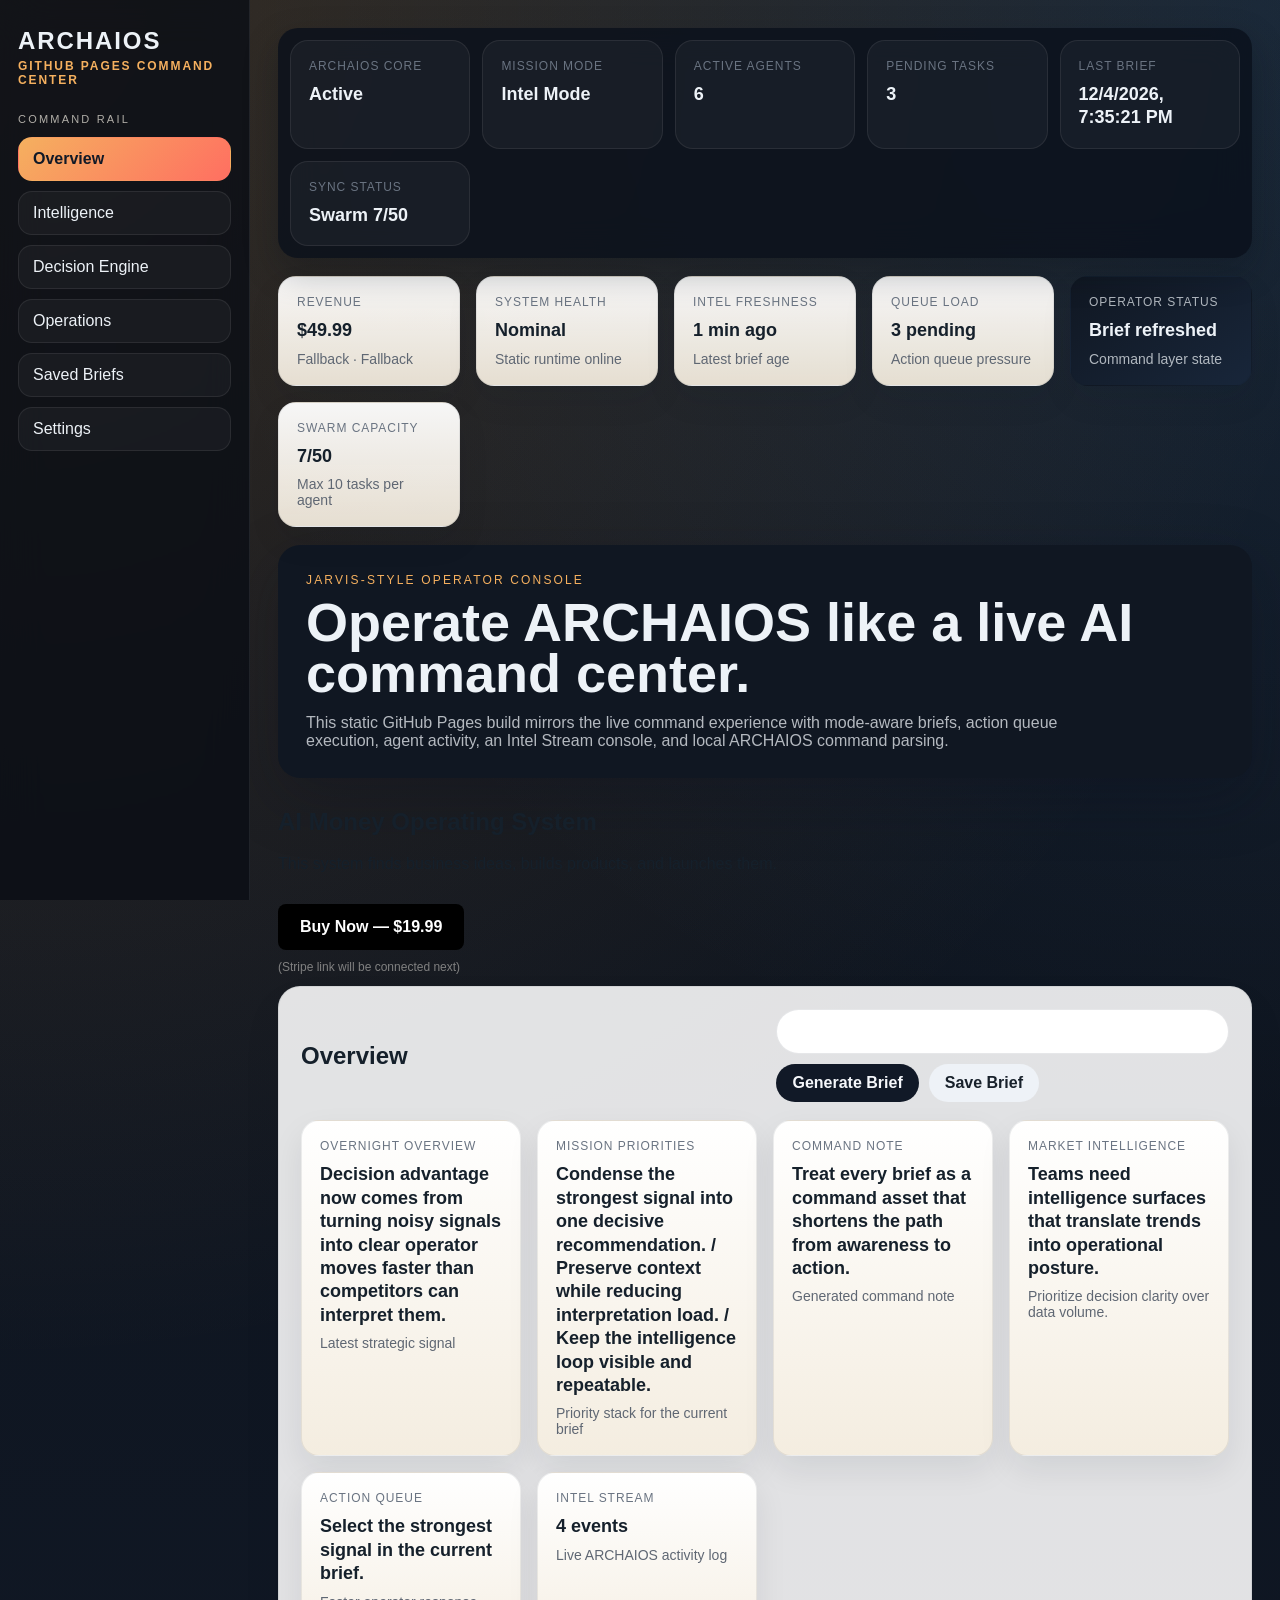
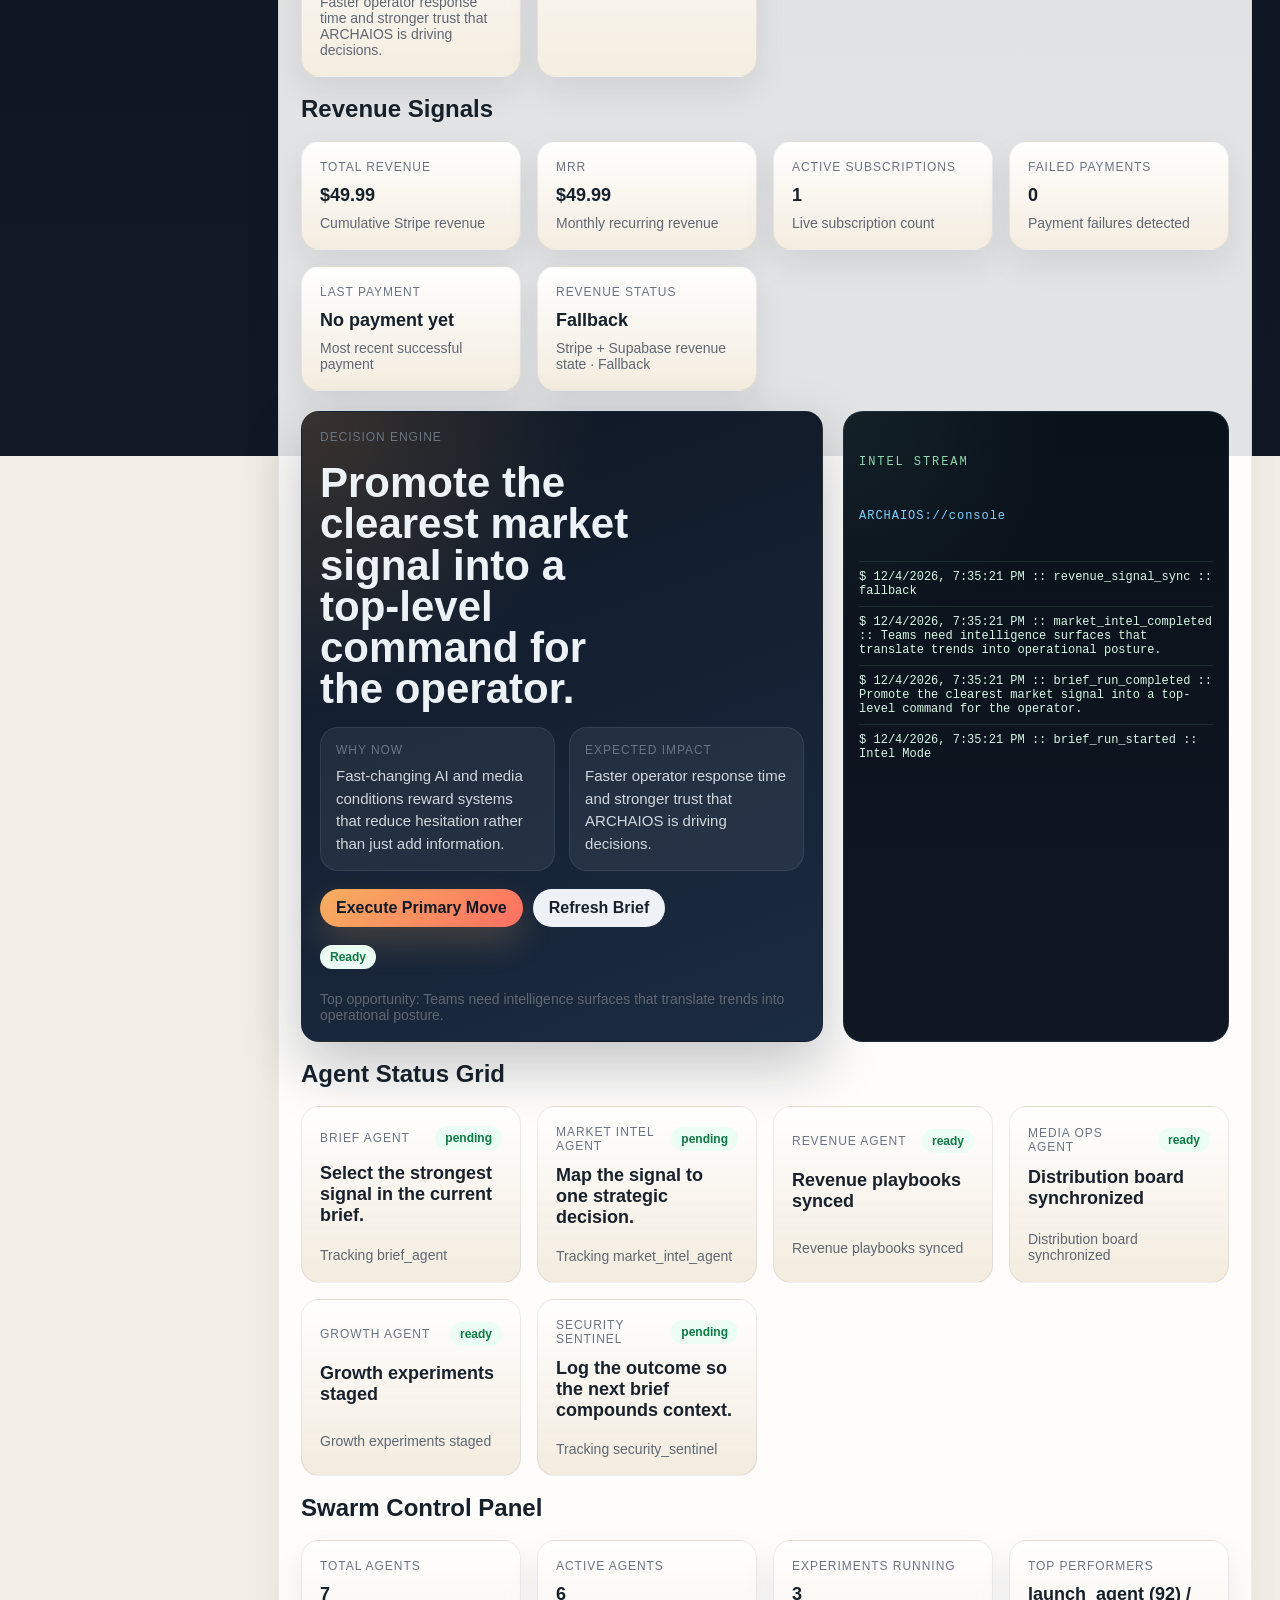
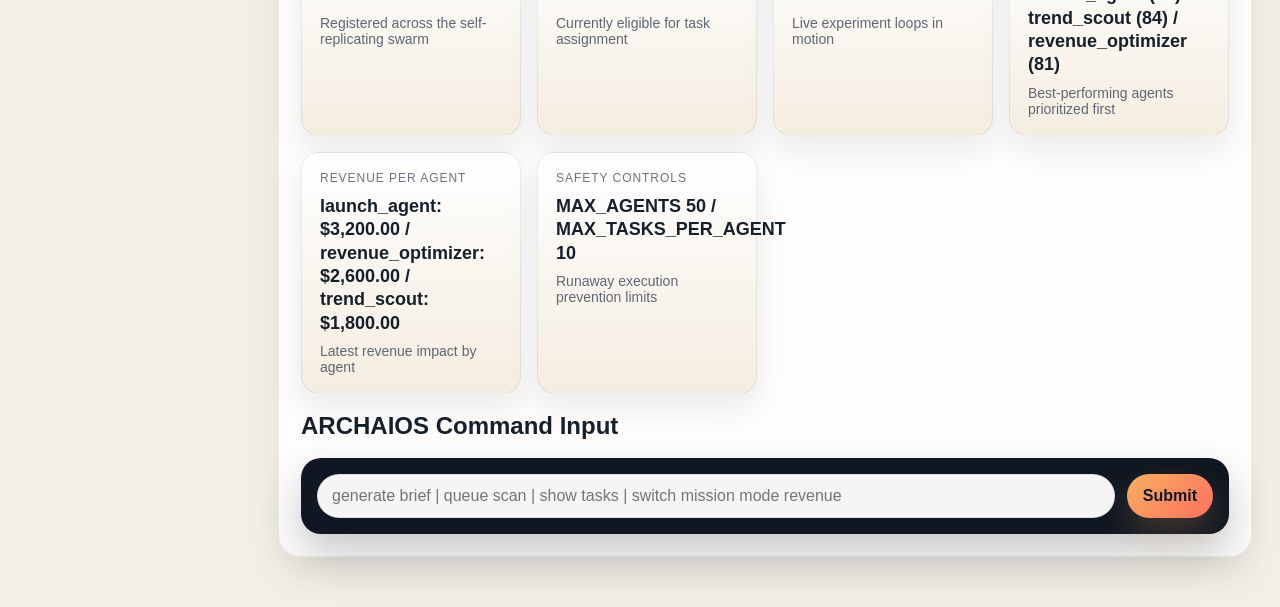
<file: docs/index.html>
<!doctype html>
<html lang="en">
  <head>
    <meta charset="UTF-8" />
    <meta name="viewport" content="width=device-width, initial-scale=1.0" />
    <title>ARCHAIOS Command Center</title>
    <link rel="stylesheet" href="./styles.css" />
  </head>
  <body
    data-revenue-summary-url=""
    data-supabase-url="https://pedymtymubpirhaikymj.supabase.co"
    data-supabase-anon-key="eyJhbGciOiJIUzI1NiIsInR5cCI6IkpXVCJ9.eyJpc3MiOiJzdXBhYmFzZSIsInJlZiI6InBlZHltdHltdWJwaXJoYWlreW1qIiwicm9sZSI6ImFub24iLCJpYXQiOjE3NzEzMTEwNzEsImV4cCI6MjA4Njg4NzA3MX0.7HRNZTRLH1-wBbRQGMklN3y6PO3t1fmGi9gvszmEU48"
  >
    <div class="shell">
      <div class="frame">
        <aside class="sidebar">
          <h1 class="brand">
            ARCHAIOS
            <span>GitHub Pages Command Center</span>
          </h1>
          <p class="nav-section-label">Command Rail</p>
          <nav class="nav" id="nav-rail"></nav>
        </aside>

        <main class="content">
          <section class="status-bar" id="status-bar"></section>
          <section class="signal-strip" id="signal-strip"></section>

          <section class="hero">
            <p class="eyebrow">Jarvis-Style Operator Console</p>
            <h2 class="hero-title">Operate ARCHAIOS like a live AI command center.</h2>
            <p class="hero-text">
              This static GitHub Pages build mirrors the live command experience with mode-aware briefs, action queue execution,
              agent activity, an Intel Stream console, and local ARCHAIOS command parsing.
            </p>
          </section>

          <section id="archaios-revenue" style="margin-top:30px;">
            <h2>AI Money Operating System</h2>
            <p>This system finds business ideas, builds products, and launches them.</p>

            <a id="buy-button"
               href="#"
               style="
                 background:#000;
                 color:#fff;
                 padding:14px 22px;
                 border-radius:8px;
                 text-decoration:none;
                 display:inline-block;
                 margin-top:15px;
                 font-weight:600;
               ">
               Buy Now — $19.99
            </a>

            <p style="margin-top:10px;color:gray;font-size:12px;">
              (Stripe link will be connected next)
            </p>
          </section>

          <section class="section" id="overview-view">
            <div class="section-header">
              <h2>Overview</h2>
              <div class="actions">
                <select class="input control-select" id="mission-mode"></select>
                <button class="button" id="generate-brief">Generate Brief</button>
                <button class="button button-secondary" id="save-brief">Save Brief</button>
              </div>
            </div>

            <div class="cards" id="overview-cards"></div>

            <div class="section-header spaced">
              <h2>Revenue Signals</h2>
            </div>
            <div class="cards" id="revenue-signals-panel"></div>

            <div class="grid-two command-grid">
              <section class="decision-panel" id="decision-panel"></section>
              <section class="console-panel" id="intel-stream-panel"></section>
            </div>

            <div class="section-header spaced">
              <h2>Agent Status Grid</h2>
            </div>
            <div class="agent-grid" id="agent-status-panel"></div>

            <div class="section-header spaced">
              <h2>Swarm Control Panel</h2>
            </div>
            <div class="cards" id="swarm-control-panel"></div>

            <div class="section-header spaced">
              <h2>ARCHAIOS Command Input</h2>
            </div>
            <form class="command-input-bar" id="command-form">
              <input
                class="input command-input"
                id="command-input"
                placeholder="generate brief | queue scan | show tasks | switch mission mode revenue"
              />
              <button class="button primary-button" type="submit">Submit</button>
            </form>
          </section>

          <section class="section hidden" id="intelligence-view">
            <div class="section-header">
              <h2>Intelligence</h2>
            </div>
            <div class="terminal-panel" id="intelligence-view-panel"></div>
          </section>

          <section class="section hidden" id="decision-view">
            <div class="section-header">
              <h2>Decision Engine</h2>
            </div>
            <div class="grid-two">
              <div class="decision-panel compact" id="decision-view-panel"></div>
              <div class="terminal-panel" id="market-intel-view-panel"></div>
            </div>
          </section>

          <section class="section hidden" id="operations-view">
            <div class="section-header">
              <h2>ARCHAIOS Operations Board</h2>
            </div>
            <div class="operations-board" id="operations-board"></div>
            <div class="section-header spaced">
              <h2>Intel Stream</h2>
            </div>
            <div class="console-panel" id="operations-stream-panel"></div>
          </section>

          <section class="section hidden" id="saved-view">
            <div class="section-header">
              <h2>Saved Briefs</h2>
            </div>
            <div class="cards" id="saved-briefs-panel"></div>
          </section>

          <section class="section hidden" id="settings-view">
            <div class="section-header">
              <h2>Settings</h2>
            </div>
            <div class="terminal-panel" id="settings-panel"></div>
          </section>
        </main>
      </div>
    </div>

    <script type="module" src="./app.js"></script>
    <script>
      const STRIPE_LINK = "https://buy.stripe.com/28EfZa9K81bzcn13bdbII01";

      const btn = document.getElementById("buy-button");
      if (STRIPE_LINK && btn) {
        btn.href = STRIPE_LINK;
      }
    </script>
  </body>
</html>
</file>
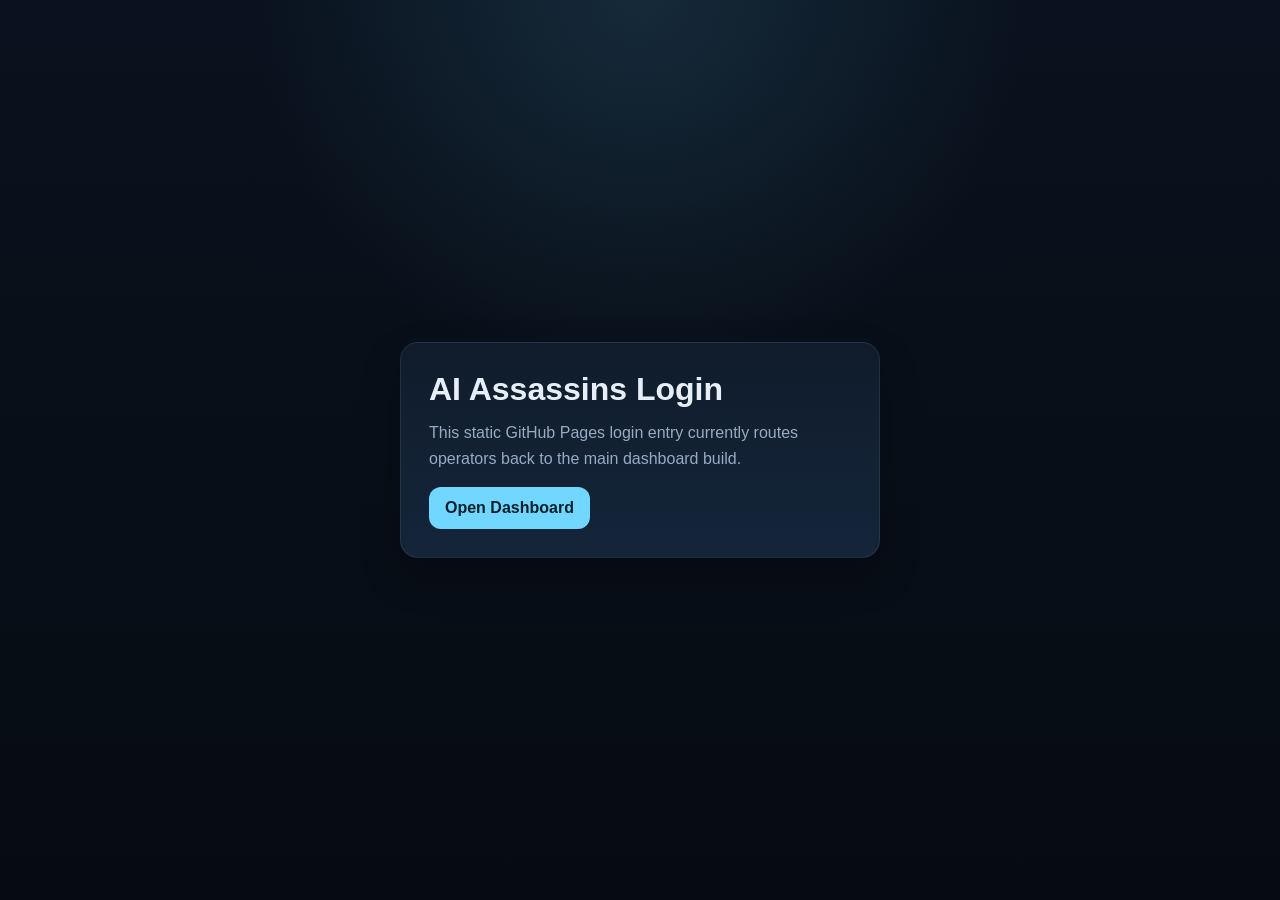
<file: docs/login.html>
<!doctype html>
<html lang="en">
  <head>
    <meta charset="utf-8" />
    <meta name="viewport" content="width=device-width, initial-scale=1" />
    <title>AI Assassins Login</title>
    <style>
      :root {
        color-scheme: dark;
        --bg: #08111c;
        --panel: #101c2b;
        --panel-2: #14253a;
        --text: #e8eef7;
        --muted: #98abc2;
        --accent: #71d7ff;
        --border: rgba(255, 255, 255, 0.08);
      }

      * {
        box-sizing: border-box;
      }

      body {
        margin: 0;
        min-height: 100vh;
        display: grid;
        place-items: center;
        font-family: -apple-system, BlinkMacSystemFont, "Segoe UI", sans-serif;
        background:
          radial-gradient(circle at top, rgba(113, 215, 255, 0.12), transparent 35%),
          linear-gradient(180deg, #09121e, #060b12);
        color: var(--text);
      }

      .panel {
        width: min(480px, calc(100vw - 32px));
        padding: 28px;
        border-radius: 18px;
        background: linear-gradient(180deg, var(--panel), var(--panel-2));
        border: 1px solid var(--border);
        box-shadow: 0 18px 40px rgba(0, 0, 0, 0.24);
      }

      h1 {
        margin: 0 0 12px;
      }

      p {
        margin: 0 0 16px;
        color: var(--muted);
        line-height: 1.6;
      }

      a {
        display: inline-block;
        padding: 12px 16px;
        border-radius: 12px;
        text-decoration: none;
        background: var(--accent);
        color: #06202a;
        font-weight: 700;
      }
    </style>
  </head>
  <body>
    <main class="panel">
      <h1>AI Assassins Login</h1>
      <p>This static GitHub Pages login entry currently routes operators back to the main dashboard build.</p>
      <a href="./dashboard.html">Open Dashboard</a>
    </main>
  </body>
</html>
</file>
<file: docs/styles.css>
:root {
  color-scheme: dark;
  --bg-deep: #09111a;
  --bg-mid: #101823;
  --bg-surface: rgba(255, 255, 255, 0.92);
  --ink: #15202b;
  --ink-soft: #5f6773;
  --cream: #f4ede0;
  --white: #edf2f7;
  --accent: #f5b05f;
  --accent-warm: #ff6f61;
  --ok-bg: #ecfdf3;
  --ok-ink: #0c7a43;
  --warn-bg: #fff4d6;
  --warn-ink: #9a5d00;
  --err-bg: #ffe1dd;
  --err-ink: #b42318;
}

* {
  box-sizing: border-box;
}

body {
  margin: 0;
  min-height: 100vh;
  font-family: "SF Pro Display", "Segoe UI", sans-serif;
  background:
    radial-gradient(circle at top left, rgba(245, 176, 95, 0.18), transparent 34%),
    radial-gradient(circle at top right, rgba(99, 176, 255, 0.14), transparent 28%),
    linear-gradient(180deg, #0c1118 0%, #111927 54%, #f3efe6 54%, #f3efe6 100%);
  color: var(--white);
}

.frame {
  display: grid;
  grid-template-columns: 250px 1fr;
  min-height: 100vh;
}

.sidebar {
  position: sticky;
  top: 0;
  align-self: start;
  min-height: 100vh;
  padding: 28px 18px;
  border-right: 1px solid rgba(255, 255, 255, 0.08);
  background: rgba(9, 14, 21, 0.78);
  backdrop-filter: blur(20px);
}

.brand {
  margin: 0 0 26px;
  font-size: 24px;
  line-height: 1.1;
  letter-spacing: 0.08em;
  text-transform: uppercase;
}

.brand span {
  display: block;
  color: var(--accent);
  font-size: 12px;
  margin-top: 6px;
}

.nav-section-label {
  margin: 0 0 12px;
  color: rgba(245, 240, 230, 0.7);
  font-size: 11px;
  letter-spacing: 0.2em;
  text-transform: uppercase;
}

.nav {
  display: grid;
  gap: 10px;
}

.nav button {
  border: 1px solid rgba(255, 255, 255, 0.08);
  background: rgba(255, 255, 255, 0.04);
  color: var(--white);
  border-radius: 14px;
  padding: 12px 14px;
  text-align: left;
  font: inherit;
  cursor: pointer;
}

.nav button.active {
  background: linear-gradient(135deg, var(--accent), var(--accent-warm));
  color: #111927;
  border-color: transparent;
  font-weight: 700;
}

.content {
  padding: 28px;
  color: var(--ink);
}

.status-bar {
  position: sticky;
  top: 0;
  z-index: 5;
  display: grid;
  grid-template-columns: repeat(auto-fit, minmax(150px, 1fr));
  gap: 12px;
  margin-bottom: 18px;
  padding: 12px;
  border-radius: 20px;
  background: rgba(10, 16, 27, 0.82);
  backdrop-filter: blur(18px);
  box-shadow: 0 14px 34px rgba(8, 14, 23, 0.28);
}

.status-pill,
.signal-card,
.card,
.decision-panel {
  border-radius: 18px;
  padding: 18px;
  border: 1px solid rgba(17, 25, 39, 0.08);
}

.status-pill {
  background: rgba(255, 255, 255, 0.04);
  color: var(--white);
  border-color: rgba(255, 255, 255, 0.08);
}

.status-value,
.signal-value {
  margin: 10px 0 0;
  font-size: 18px;
  font-weight: 700;
  line-height: 1.3;
}

.signal-strip,
.cards,
.operations-board,
.agent-grid {
  display: grid;
  gap: 16px;
}

.signal-strip {
  grid-template-columns: repeat(auto-fit, minmax(150px, 1fr));
  margin-bottom: 18px;
}

.signal-card {
  background: linear-gradient(180deg, rgba(255, 255, 255, 0.96), rgba(242, 234, 220, 0.94));
  box-shadow: 0 14px 32px rgba(18, 25, 36, 0.08);
}

.signal-card.accent {
  background: linear-gradient(145deg, #101722, #18263a);
  color: var(--white);
}

.signal-card.accent .label,
.signal-card.accent .hint {
  color: rgba(237, 242, 247, 0.72);
}

.hero,
.section {
  border-radius: 22px;
  margin-bottom: 22px;
}

.hero {
  background: #101722;
  color: var(--white);
  padding: 28px;
  box-shadow: 0 20px 60px rgba(10, 16, 27, 0.28);
}

.eyebrow {
  margin: 0 0 10px;
  color: var(--accent);
  font-size: 12px;
  letter-spacing: 0.18em;
  text-transform: uppercase;
}

.hero-title {
  margin: 0;
  font-size: clamp(30px, 5vw, 54px);
  line-height: 0.95;
}

.hero-text {
  margin: 14px 0 0;
  max-width: 760px;
  color: rgba(237, 242, 247, 0.74);
}

.section {
  background: rgba(255, 255, 255, 0.88);
  border: 1px solid rgba(17, 25, 39, 0.08);
  padding: 22px;
  box-shadow: 0 20px 40px rgba(20, 25, 36, 0.06);
}

.section-header {
  display: flex;
  justify-content: space-between;
  align-items: center;
  gap: 16px;
  margin-bottom: 18px;
}

.section-header.spaced {
  margin-top: 18px;
}

.section-header h2 {
  margin: 0;
  font-size: 24px;
}

.actions {
  display: flex;
  gap: 10px;
  flex-wrap: wrap;
}

.button,
.button-secondary,
.input {
  border-radius: 999px;
  font: inherit;
}

.button {
  border: 0;
  padding: 10px 16px;
  font-weight: 700;
  cursor: pointer;
  background: #111927;
  color: #f5f7fb;
}

.button:disabled {
  opacity: 0.55;
  cursor: not-allowed;
}

.button-secondary {
  background: #eef2f7;
  color: #18212b;
}

.primary-button {
  background: linear-gradient(135deg, var(--accent), var(--accent-warm));
  color: #111927;
  box-shadow: 0 16px 32px rgba(245, 176, 95, 0.2);
}

.input {
  width: 100%;
  border: 1px solid rgba(17, 25, 39, 0.1);
  padding: 12px 14px;
  background: #fff;
}

.control-select {
  min-width: 180px;
}

.cards {
  grid-template-columns: repeat(auto-fit, minmax(180px, 1fr));
}

.card {
  background: linear-gradient(180deg, #ffffff, #f4ede0);
  box-shadow: 0 14px 32px rgba(18, 25, 36, 0.08);
}

.label {
  margin: 0;
  font-size: 12px;
  letter-spacing: 0.08em;
  text-transform: uppercase;
  color: #6a7482;
}

.hint {
  margin: 8px 0 0;
  color: var(--ink-soft);
  font-size: 14px;
}

.value {
  margin: 8px 0 0;
  font-size: 26px;
  font-weight: 800;
  color: #18212b;
}

.grid-two {
  display: grid;
  grid-template-columns: 1.15fr 0.85fr;
  gap: 20px;
}

.command-grid {
  margin-top: 20px;
}

.decision-panel {
  background:
    radial-gradient(circle at top left, rgba(245, 176, 95, 0.18), transparent 36%),
    linear-gradient(160deg, #0f1723, #162336 58%, #1b2b40);
  color: #edf2f7;
  box-shadow: 0 24px 60px rgba(10, 16, 27, 0.24);
  display: grid;
  gap: 18px;
}

.decision-panel.compact {
  min-height: 100%;
}

.decision-title {
  margin: 0;
  font-size: clamp(28px, 4vw, 42px);
  line-height: 0.98;
  max-width: 14ch;
}

.decision-metrics {
  display: grid;
  grid-template-columns: repeat(auto-fit, minmax(180px, 1fr));
  gap: 14px;
}

.decision-metric {
  border-radius: 18px;
  padding: 16px;
  background: rgba(255, 255, 255, 0.06);
  box-shadow: inset 0 0 0 1px rgba(255, 255, 255, 0.08);
}

.decision-body {
  margin: 8px 0 0;
  font-size: 15px;
  line-height: 1.5;
  color: rgba(237, 242, 247, 0.86);
}

.decision-footer {
  display: flex;
  justify-content: space-between;
  gap: 14px;
  align-items: center;
  flex-wrap: wrap;
}

.agent-grid {
  grid-template-columns: repeat(auto-fit, minmax(220px, 1fr));
}

.agent-node {
  border-radius: 18px;
  padding: 18px;
  background: linear-gradient(180deg, rgba(255, 255, 255, 0.98), rgba(242, 234, 220, 0.92));
  border: 1px solid rgba(17, 25, 39, 0.08);
  display: grid;
  gap: 12px;
}

.agent-node-header {
  display: flex;
  justify-content: space-between;
  gap: 12px;
  align-items: center;
}

.agent-node-value {
  margin: 0;
  font-size: 18px;
  font-weight: 700;
  color: #18212b;
}

.console-panel,
.terminal-panel {
  background:
    radial-gradient(circle at top left, rgba(141, 216, 173, 0.08), transparent 30%),
    linear-gradient(180deg, #09111b, #101722);
  color: #d8f7e5;
  border-radius: 20px;
  padding: 16px;
  box-shadow: inset 0 0 0 1px rgba(91, 125, 160, 0.18);
  font-family: ui-monospace, SFMono-Regular, Menlo, Monaco, Consolas, "Liberation Mono", monospace;
  font-size: 12px;
  white-space: pre-wrap;
  word-break: break-word;
}

.terminal-header {
  display: block;
  color: #8dd8ad;
  letter-spacing: 0.16em;
  text-transform: uppercase;
  margin-bottom: 12px;
}

.console-prompt {
  color: #7ed0ff;
  font-size: 12px;
  letter-spacing: 0.08em;
  margin-bottom: 10px;
}

.stream-line {
  padding: 8px 0;
  border-top: 1px solid rgba(141, 216, 173, 0.12);
}

.stream-line:first-of-type {
  border-top: 0;
}

.operations-board {
  grid-template-columns: repeat(auto-fit, minmax(240px, 1fr));
}

.operation-card {
  min-height: 260px;
}

.command-input-bar {
  display: grid;
  grid-template-columns: 1fr auto;
  gap: 12px;
  padding: 16px;
  border-radius: 20px;
  background: #101722;
  box-shadow: 0 20px 40px rgba(10, 16, 27, 0.22);
}

.command-input {
  background: rgba(255, 255, 255, 0.96);
}

.badge {
  display: inline-flex;
  align-items: center;
  border-radius: 999px;
  padding: 5px 10px;
  font-size: 12px;
  font-weight: 700;
  background: var(--ok-bg);
  color: var(--ok-ink);
}

.badge.running {
  background: var(--warn-bg);
  color: var(--warn-ink);
}

.badge.blocked,
.badge.error {
  background: var(--err-bg);
  color: var(--err-ink);
}

.hidden {
  display: none;
}

@media (max-width: 960px) {
  .frame {
    grid-template-columns: 1fr;
  }

  .sidebar {
    position: static;
    min-height: auto;
    border-right: 0;
    border-bottom: 1px solid rgba(255, 255, 255, 0.08);
  }

  .status-bar {
    position: static;
  }

  .grid-two {
    grid-template-columns: 1fr;
  }

  .command-input-bar {
    grid-template-columns: 1fr;
  }

  .decision-footer,
  .agent-node-header {
    align-items: flex-start;
  }
}
</file>
